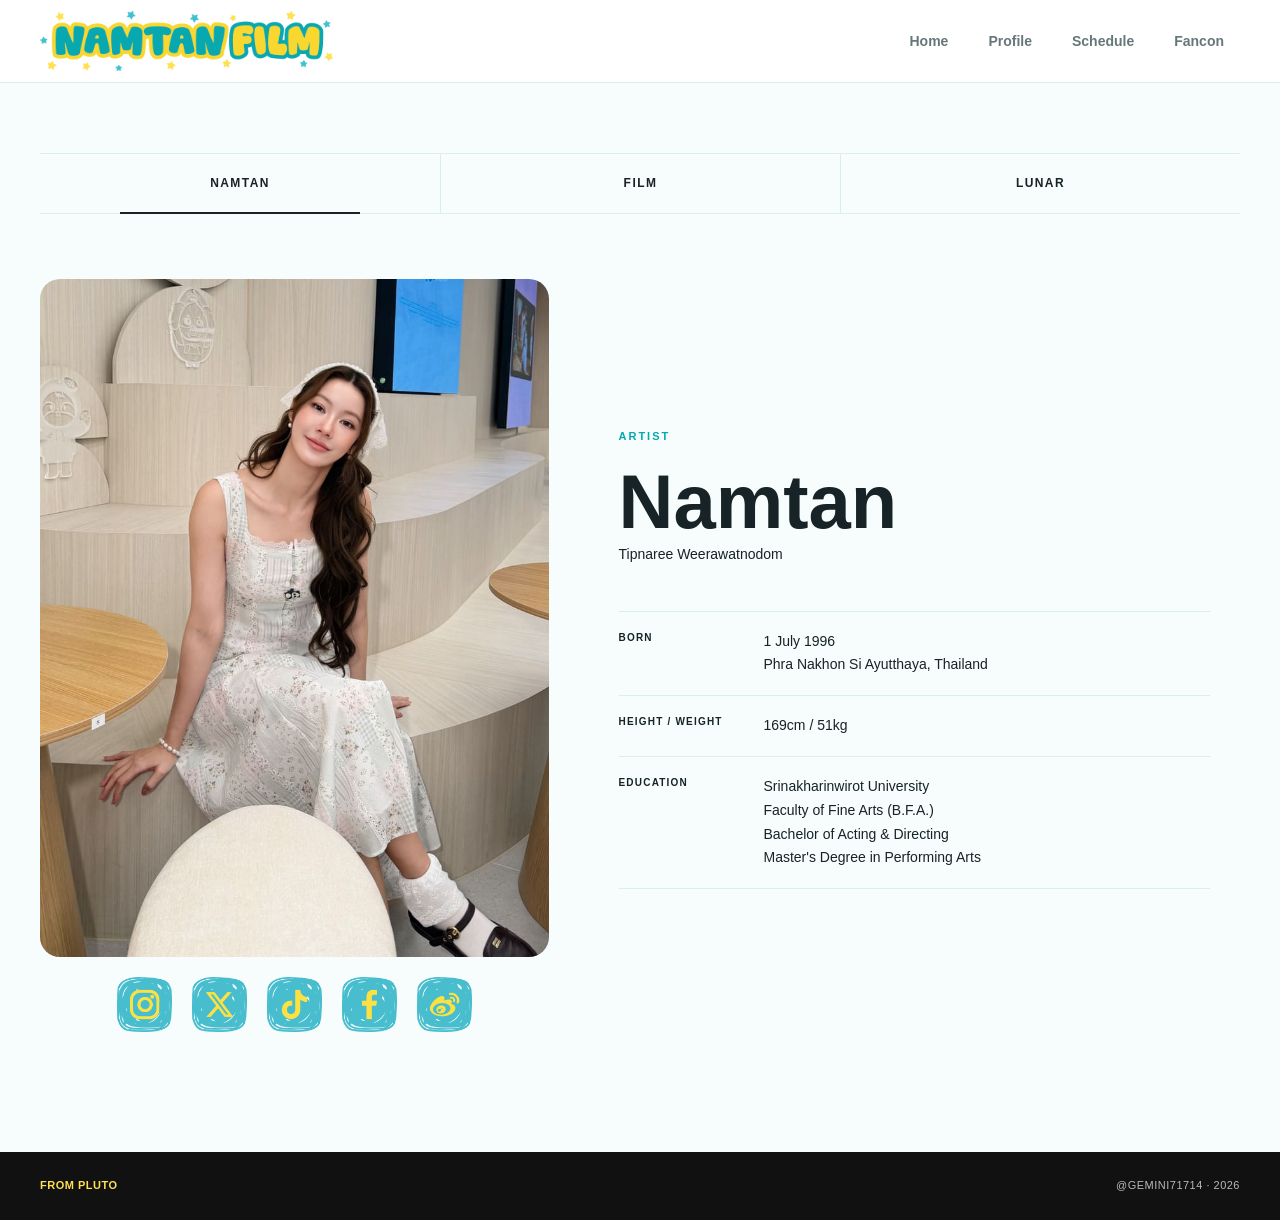
<file: profile.html>
<!DOCTYPE html>
<html lang="en">
<head>
    <meta charset="UTF-8">
    <meta name="viewport" content="width=device-width, initial-scale=1.0">
    <title>Profile — From PLUTO</title>
    <meta name="description" content="Profiles of Namtan, Film, and NamtanFilm.">
    <link rel="stylesheet" href="style.css">
    <script src="app.js" defer></script>
</head>

<body>
<div id="site-header"></div>

<main>
    <!-- PROFILE TABS -->
    <section class="profile-section">
		<div class="container">
			<!-- TABS -->
			<div class="profile-tabs">
				<button class="profile-tab active" type="button" data-profile="namtan">
					NAMTAN
				</button>
				<button class="profile-tab" type="button" data-profile="film">
					FILM
				</button>
				<button class="profile-tab" type="button" data-profile="lunar">
					LUNAR
				</button>
			</div>
			
			<!-- PROFILE CONTENT -->
			<div class="profile-content">
				<!-- NAMTAN -->
				<div class="profile-panel active" id="profile-namtan">
					<div class="profile-layout">
						<div class="profile-image">
							<div class="profile-image-placeholder">
								<img src="images/profile/namtan.jpg" alt="namtan" style="width:100%;">
							</div>
							<div class="social-icons">
								<a href="https://www.instagram.com/namtan.tipnaree/" target="_blank" rel="noopener noreferrer">
									<img src="images/icons/b-ig.png" alt="Instagram">
								</a>
								<a href="https://x.com/NamtanTipnaree" target="_blank" rel="noopener noreferrer">
									<img src="images/icons/b-x.png" alt="X">
								</a>
								<a href="https://www.tiktok.com/@namtantipnaree" target="_blank" rel="noopener noreferrer">
									<img src="images/icons/b-tt.png" alt="TikTok">
								</a>
								<a href="https://www.facebook.com/squiddy.bravo/" target="_blank" rel="noopener noreferrer">
									<img src="images/icons/b-fb.png" alt="Facebook">
								</a>
								<a href="https://www.weibo.com/u/7927298493" target="_blank" rel="noopener noreferrer">
									<img src="images/icons/b-wb.png" alt="Weibo">
								</a>
							</div>
						</div>
						
						<div class="profile-info">
							<span class="eyebrow">ARTIST</span>
							<h2>Namtan</h2>
							<p class="profile-name">Tipnaree Weerawatnodom</p>
							
							<div class="profile-details">
								<div class="profile-detail">
									<span>BORN</span>
                                    <p>1 July 1996<br>Phra Nakhon Si Ayutthaya, Thailand</p>
                                </div>
								<div class="profile-detail">
									<span>HEIGHT / WEIGHT</span>
                                    <p>169cm / 51kg</p>
                                </div>
								<div class="profile-detail">
                                    <span>EDUCATION</span>
                                    <p>Srinakharinwirot University<br>Faculty of Fine Arts (B.F.A.)<br>Bachelor of Acting & Directing<br>Master's Degree in Performing Arts</p>
                                </div>
                            </div>
                        </div>
                    </div>
                </div>

                <!-- FILM -->
                <div class="profile-panel" id="profile-film">
                    <div class="profile-layout">
                        <div class="profile-image">
                            <div class="profile-image-placeholder">
                                <img src="images/profile/film.jpg" alt="film" style="width:100%;">
                            </div>
							<div class="social-icons">
								<a href="https://www.instagram.com/fr.racha/" target="_blank" rel="noopener noreferrer">
									<img src="images/icons/y-ig.png" alt="Instagram">
								</a>
								<a href="https://x.com/filmracha" target="_blank" rel="noopener noreferrer">
									<img src="images/icons/y-x.png" alt="X">
								</a>
								<a href="https://www.tiktok.com/@fr.racha99" target="_blank" rel="noopener noreferrer">
									<img src="images/icons/y-tt.png" alt="TikTok">
								</a>
								<a href="https://weibo.com/u/7850696325" target="_blank" rel="noopener noreferrer">
									<img src="images/icons/y-wb.png" alt="Weibo">
								</a>
								<a href="https://www.instagram.com/365.flm/" target="_blank" rel="noopener noreferrer">
									<img src="images/icons/y-ig.png" alt="Instagram">
								</a>
							</div>
                        </div>

                        <div class="profile-info">
                            <span class="eyebrow">ARTIST</span>
							<h2>Film</h2>
                            <p class="profile-name">Rachanun Mahawan</p>
							
							<div class="profile-details">
								<div class="profile-detail">
                                    <span>BORN</span>
                                    <p>14 July 2000<br>Nan Province, Thailand</p>
                                </div>
								<div class="profile-detail">
									<span>HEIGHT / WEIGHT</span>
                                    <p>164cm / 46kg</p>
                                </div>
								<div class="profile-detail">
                                    <span>EDUCATION</span>
                                    <p>King Mongkut's University of Technology Thonburi<br>School of Architecture and Design <br>Bachelor of Technology degree in Medical and Science Media</p>
                                </div>
                            </div>
                        </div>
                    </div>

                </div>

                <!-- LUNAR -->
                <div class="profile-panel" id="profile-lunar">
                    <div class="profile-layout">
                        <div class="profile-image">
                            <div class="profile-image-placeholder">
                                <img src="images/profile/lunar.jpg" alt="lunar" style="width:100%;">
                            </div>
							<div class="social-icons">
								<a href="https://www.instagram.com/lunar.gmmtv" target="_blank" rel="noopener noreferrer">
									<img src="images/icons/by-ig.png" alt="Instagram">
								</a>
								<a href="https://x.com/lunar_GMMTV" target="_blank" rel="noopener noreferrer">
									<img src="images/icons/by-x.png" alt="X">
								</a>
								<a href="https://www.tiktok.com/@lunar.gmmtv" target="_blank" rel="noopener noreferrer">
									<img src="images/icons/by-tt.png" alt="TikTok">
								</a>
							</div>
                        </div>

                        <div class="profile-info">
                            <span class="eyebrow">ARTIST</span>
                            <h2>Lunar</h2>
                            <p class="profile-name">WeerawatnodomMahawan</p>

                            <div class="profile-details">
                                <div class="profile-detail">
                                    <span>BORN</span>
                                    <p>7 December 2000<br>Bangkok, Thailand</p>
                                </div>
                            </div>
                        </div>
                    </div>
                </div>
            </div>
		</div>
    </section>
</main>
	
<div id="site-footer"></div>

</body>
</html>
</file>
<file: style.css>
/* =========================================================
   FROM PLUTO â€” NAMTANFILM ARCHIVE
   Theme Colors
   Primary:
   #05a8b0
   #fee050
   Secondary:
   #41c1ce
   #f9d72f
   ========================================================= */


/* =========================================================
   ROOT
   ========================================================= */
:root {
    --teal-primary: #05a8b0;
    --yellow-primary: #fee050;

    --teal-secondary: #41c1ce;
    --yellow-secondary: #f9d72f;

    --white: #ffffff;
    --black: #111111;

    --text: #172326;
    --text-light: #66777a;

    --background: #f7fcfc;
    --background-soft: #eefafa;

    --border: #d9eeee;

    --shadow: 0 10px 30px rgba(5, 168, 176, 0.10);

    --radius-sm: 10px;
    --radius-md: 16px;
    --radius-lg: 24px;

    --container: 1200px;
}

/* =========================================================
   RESET
   ========================================================= */
* {
    margin: 0;
    padding: 0;
    box-sizing: border-box;
}

html {
    scroll-behavior: smooth;
}

body {
    font-family:
        -apple-system,
        BlinkMacSystemFont,
        "Segoe UI",
        Roboto,
        Helvetica,
        Arial,
        sans-serif;

    background: var(--background);
    color: var(--text);

    line-height: 1.6;
}

img {
    max-width: 100%;
}

button,
input,
select {
    font: inherit;
}

button {
    cursor: pointer;
}

a {
    color: inherit;
    text-decoration: none;
}


/* =========================================================
   CONTAINER
   ========================================================= */

.container {
    width: min(
        calc(100% - 40px),
        var(--container)
    );

    margin: 0 auto;
}


/* =========================================================
   HEADER
   ========================================================= */

/* Header container â€” sticky */
#site-header {
    position: sticky;
    top: 0;
    z-index: 1000;
}

/* Actual header */
.site-header {
    position: relative;
    background: rgba(255, 255, 255, 0.94);
    backdrop-filter: blur(3px);
    -webkit-backdrop-filter: blur(3px);
    border-bottom: 1px solid var(--border);
}


/* =========================================================
   HOME HEADER
   ========================================================= */

.home-page #site-header {
    margin-bottom: -82px;
}
.home-page .site-header {
    background: rgba(0, 0, 0, 0.45);
    border-bottom: 1px solid rgba(0, 0, 0, 0.35);
}


/* Header inner */
.header-inner {
    min-height: 82px;
    display: flex;
    align-items: center;
    justify-content: space-between;
}


/* Logo */

.logo {
    display: inline-flex;
    align-items: center;
    transition: transform 0.2s ease;
}

.logo:hover {
    transform: translateY(-1px);
}

.site-logo {
    display: block;
    width: 39%;
    height: auto;
    object-fit: contain;
}


/* Navigation */

.nav {
    display: flex;
    align-items: center;

    gap: 8px;
}

.nav a {
    position: relative;

    padding: 10px 16px;

    font-size: 14px;
    font-weight: 600;

    color: var(--text-light);

    border-radius: 10px;

    transition:
        color 0.2s ease,
        background 0.2s ease;
}

.nav a:hover {
    color: var(--teal-primary);

    background: var(--background-soft);
}

.nav a::after {
    content: "";

    position: absolute;

    left: 16px;
    right: 16px;
    bottom: 4px;

    height: 2px;

    background: var(--yellow-primary);

    transform: scaleX(0);
    transform-origin: center;

    transition: transform 0.2s ease;
}

.nav a:hover::after {
    transform: scaleX(1);
}


/* =========================================================
   HERO
   ========================================================= */

.hero {
    position: relative;
    overflow: hidden;
    border-bottom: 1px solid var(--border);
}


/* Home page only */
.home-hero {
    background-image: url("images/home-bg.jpg");
    background-size: cover;
    background-position: center;
    background-repeat: no-repeat;
}

.hero-inner {
    min-height: 700px;
    display: grid;
    grid-template-columns: 1.1fr 0.9fr;
    align-items: center;
    gap: 50px;
    padding-top: 82px;
    padding-bottom: 50px;
}

.youtube-video {
    width: 100%;
    max-width: 560px;
    aspect-ratio: 16 / 9;
    height: auto;
    border-radius: 16px;
    overflow: hidden;
    border: none;
}

/* Hero button */

.hero-button {
    display: inline-flex;
    align-items: center;
    gap: 14px;
    padding: 14px 22px;
    color: var(--black);
    background: var(--yellow-primary);
    border: 2px solid var(--black);
    border-radius: 999px;
    font-size: 14px;
    font-weight: 800;
    box-shadow: 5px 5px 0 var(--teal-primary);
    transition: transform 0.2s ease, box-shadow 0.2s ease;
}

.hero-button span {
    font-size: 18px;
    transition: transform 0.2s ease;
}

.hero-button:hover {
    transform: translate(3px, 3px);

    box-shadow:
        2px 2px 0 var(--teal-primary);
}

.hero-button:hover span {
    transform: translateX(4px);
}


/* Hero decoration */
.hero-decoration {
    position: relative;
    min-height: 360px;
    display: flex;
    align-items: center;
    justify-content: center;
}

.upcoming-grid {
    display: grid;
    grid-auto-flow: column;
    grid-auto-columns: calc((100% - 80px) / 5);
    gap: 20px;
    overflow-x: auto;
    overflow-y: hidden;
    padding-bottom: 10px;
    scroll-behavior: smooth;
    scrollbar-width: none;
}

.upcoming-grid::-webkit-scrollbar {
    display: none;
}



/* =========================================================
   PROFILE
========================================================= */

.profile-section {
    padding: 70px 0 100px;
}

.profile-heading {
    margin-bottom: 45px;
}

.profile-heading h1 {
    margin-top: 8px;
}


/* TABS */

.profile-tabs {
    display: grid;
    grid-template-columns:
        repeat(3, 1fr);

    border-top: 1px solid var(--border);
    border-bottom: 1px solid var(--border);
}

.profile-tab {
    position: relative;

    padding: 20px 15px;

    border: none;
    background: transparent;

    font-family: inherit;
    font-size: 12px;
    font-weight: 600;

    letter-spacing: 0.12em;

    color: var(--muted);

    cursor: pointer;

    transition:
        color 0.2s ease;
}

.profile-tab + .profile-tab {
    border-left: 1px solid var(--border);
}

.profile-tab:hover {
    color: var(--text);
}

.profile-tab.active {
    color: var(--text);
}

.profile-tab.active::after {
    content: "";

    position: absolute;

    left: 20%;
    right: 20%;
    bottom: -1px;

    height: 2px;

    background: var(--text);
}


/* CONTENT */

.profile-content {
    margin-top: 45px;
}

.profile-panel {
    display: none;
}

.profile-panel.active {
    display: block;
}


/* PROFILE LAYOUT */

.profile-layout {
    display: grid;

    grid-template-columns:
        minmax(300px, 0.9fr)
        minmax(350px, 1.1fr);

    gap: 70px;

    align-items: center;

    padding: 20px 0;
}


/* IMAGE */

.profile-image {
    width: 100%;
}

.profile-image-placeholder {
    aspect-ratio: 4 / 5;
    display: flex;
    align-items: center;
    justify-content: center;
}

.profile-image-placeholder img{
    border-radius:20px;
}


/* SOCIAL MEDIA */
.social-icons {
    display: flex;
    justify-content: center;
    align-items: center;
    gap: 20px;
    margin-top: 20px;
    flex-wrap: wrap;
}

.social-icons a {
    display: flex;
    align-items: center;
    justify-content: center;
}

.social-icons img {
    width: 55px;
    height: 55px;
    object-fit: contain;
    display: block;
}



/* INFO */

.profile-info {
    padding-right: 30px;
}

.profile-info h2 {
    margin: 10px 0 5px;

    font-size: clamp(
        42px,
        6vw,
        76px
    );

    line-height: 0.95;
}

.profile-name {
    margin: 0 0 45px;

    color: var(--muted);

    font-size: 14px;
}


.profile-details {
    border-top: 1px solid var(--border);
}

.profile-detail {
    display: grid;
    grid-template-columns:120px 1fr;
    gap: 25px;
    padding: 18px 0;
    border-bottom: 1px solid var(--border);
}

.profile-detail > span {
    font-size: 10px;
    font-weight: 600;
    letter-spacing: 0.12em;
    color: var(--muted);
}

.profile-detail p {
    margin: 0;
    font-size: 14px;
    line-height: 1.7;
}




/* =========================================================
   CALENDAR
========================================================= */

.calendar-section {
    padding: 60px 0;
    border-bottom: 1px solid var(--border);
}

.calendar-navigation {
    display: flex;
    align-items: center;
    gap: 18px;
}

.calendar-navigation strong {
    min-width: 170px;
    text-align: center;
    font-size: 18px;
}

.calendar-nav-btn {
    width: 38px;
    height: 38px;

    display: flex;
    align-items: center;
    justify-content: center;

    border: 1px solid var(--border);
    background: transparent;

    font-size: 18px;

    cursor: pointer;

    transition:
        background 0.2s ease,
        color 0.2s ease;
}

.calendar-nav-btn:hover {
    background: var(--text);
    color: var(--background);
}

.calendar {
    margin-top: 30px;

    border: 1px solid var(--border);
    background: var(--background);

    overflow: hidden;
}

.calendar-weekdays,
.calendar-days {
    display: grid;
    grid-template-columns:
        repeat(7, minmax(0, 1fr));
}

.calendar-weekdays {
    border-bottom: 1px solid var(--border);
}

.calendar-weekdays > div {
    padding: 14px 12px;

    font-size: 11px;
    font-weight: 600;

    letter-spacing: 0.12em;

    color: var(--muted);

    border-right: 1px solid var(--border);

    text-align: left;
}

.calendar-weekdays > div:last-child {
    border-right: none;
}

.calendar-day {
    min-height: 120px;

    padding: 10px;

    border-right: 1px solid var(--border);
    border-bottom: 1px solid var(--border);

    overflow: hidden;
}

.calendar-day:nth-child(7n) {
    border-right: none;
}

.calendar-day-empty {
    background: rgba(0, 0, 0, 0.025);
}

.calendar-day-number {
    margin-bottom: 8px;

    font-size: 13px;
    font-weight: 600;
}

.calendar-day.is-today
.calendar-day-number {
    display: inline-flex;

    align-items: center;
    justify-content: center;

    width: 28px;
    height: 28px;

    border-radius: 50%;

    background: var(--text);
    color: var(--background);
}

.calendar-event {
    display: block;

    width: 100%;

    margin-top: 5px;
    padding: 6px 8px;

    border: 1px solid var(--border);
    border-radius: 4px;

    background: transparent;

    text-align: left;

    font-family: inherit;
    font-size: 11px;
    line-height: 1.35;

    cursor: pointer;

    white-space: nowrap;
    overflow: hidden;
    text-overflow: ellipsis;

    transition:
        background 0.2s ease,
        transform 0.2s ease;
}

.calendar-event:hover {
    background: rgba(0, 0, 0, 0.06);
    transform: translateY(-1px);
}




/* =========================================================
   STATISTICS
   ========================================================= */

.stats-section {
    position: relative;
    margin-top: -1px;
    padding: 28px 0;
    background: var(--white);
    border-bottom: 1px solid var(--border);
}

.stats-grid {
    display: grid;
    grid-template-columns: repeat(4, 1fr);
    gap: 16px;
}

.stat-card {
    position: relative;
    padding: 12px 24px 7px;
    background: var(--background-soft);
    border: 1px solid var(--border);
    border-radius: var(--radius-md);
    overflow: hidden;
}

.stat-card::before {
    content: "";

    position: absolute;

    top: 0;
    left: 0;

    width: 100%;
    height: 4px;

    background: var(--teal-primary);
}


/* STAT CARD COLOR PATTERN */

/* =========================================================
   STAT CARD CHECKERBOARD PATTERN
   Row 1: ðŸŸ¦ ðŸŸ¨ ðŸŸ¦ ðŸŸ¨
   Row 2: ðŸŸ¨ ðŸŸ¦ ðŸŸ¨ ðŸŸ¦
   Row 3: ðŸŸ¦ ðŸŸ¨ ðŸŸ¦ ðŸŸ¨
   Row 4: ðŸŸ¨ ðŸŸ¦ ðŸŸ¨ ðŸŸ¦
   ========================================================= */

/* Default â€” 4 columns */

.stat-card:nth-child(8n + 1)::before,
.stat-card:nth-child(8n + 3)::before,
.stat-card:nth-child(8n + 6)::before,
.stat-card:nth-child(8n + 8)::before {
    background: var(--teal-primary);
}

.stat-card:nth-child(8n + 2)::before,
.stat-card:nth-child(8n + 4)::before,
.stat-card:nth-child(8n + 5)::before,
.stat-card:nth-child(8n + 7)::before {
    background: var(--yellow-primary);
}

.stat-label {
    display: block;

    margin-bottom: 8px;

    font-size: 11px;
    font-weight: 800;

    color: var(--text-light);

    letter-spacing: 1.5px;
}

.stat-card strong {
    display: block;

    margin-bottom: 2px;

    font-size: 38px;

    line-height: 1;

    color: var(--teal-primary);
}

.stat-card small {
    color: var(--text-light);

    font-size: 12px;
}


/* =========================================================
   EVENTS
   ========================================================= */

.events-section {
    padding: 90px 0;
}

.section-heading {
    display: flex;
    align-items: flex-end;
    justify-content: space-between;

    gap: 30px;

    margin-bottom: 35px;
}

.eyebrow {
    display: inline-block;

    margin-bottom: 10px;

    color: var(--teal-primary);

    font-size: 11px;
    font-weight: 900;

    letter-spacing: 2px;
}

.section-heading h2,
.about-inner h2 {
    font-size: clamp(
        32px,
        4vw,
        48px
    );

    line-height: 1.05;

    letter-spacing: -1.5px;
}

.section-heading p {
    margin-top: 10px;

    color: var(--text-light);

    font-size: 14px;
}

.result-count {
    padding: 10px 14px;

    background: var(--yellow-primary);

    border: 1px solid var(--black);

    border-radius: 999px;

    color: var(--black);

    font-size: 11px;
    font-weight: 900;

    white-space: nowrap;
}


/* =========================================================
   FILTER BOX
   ========================================================= */

.filter-box {
    margin-bottom: 40px;

    padding: 22px;

    background: var(--white);

    border: 1px solid var(--border);

    border-radius: var(--radius-lg);

    box-shadow: var(--shadow);
}

.search-wrapper {
    position: relative;

    margin-bottom: 18px;
}

.search-icon {
    position: absolute;

    left: 17px;
    top: 50%;

    transform: translateY(-50%);

    color: var(--teal-primary);

    font-size: 22px;

    pointer-events: none;
}

.search-wrapper input {
    width: 100%;

    height: 50px;

    padding:
        0
        18px
        0
        48px;

    border:
        1px solid
        var(--border);

    border-radius: 12px;

    outline: none;

    color: var(--text);

    background: var(--background);

    transition:
        border-color 0.2s ease,
        box-shadow 0.2s ease;
}

.search-wrapper input:focus {
    border-color: var(--teal-primary);

    box-shadow:
        0 0 0 3px
        rgba(5, 168, 176, 0.12);
}

.filter-row {
    display: grid;

    grid-template-columns:
        repeat(4, 1fr)
        auto;

    gap: 14px;

    align-items: end;
}

.filter-item {
    display: flex;

    flex-direction: column;

    gap: 6px;
}

.filter-item label {
    color: var(--text-light);

    font-size: 11px;
    font-weight: 800;

    text-transform: uppercase;

    letter-spacing: 0.8px;
}

.filter-item select,
.filter-item input {
    width: 100%;

    height: 44px;

    padding:
        0
        12px;

    background: var(--white);

    border:
        1px solid
        var(--border);

    border-radius: 10px;

    color: var(--text);

    outline: none;

    cursor: pointer;
}

.filter-item select:focus,
.filter-item input:focus {
    border-color: var(--teal-primary);

    box-shadow:
        0 0 0 3px
        rgba(5, 168, 176, 0.10);
}


/* Clear button */

.clear-button {
    height: 44px;

    padding:
        0
        18px;

    background: var(--yellow-primary);

    color: var(--black);

    border:
        1px solid
        var(--black);

    border-radius: 10px;

    font-size: 12px;
    font-weight: 800;

    white-space: nowrap;

    transition:
        transform 0.2s ease,
        background 0.2s ease;
}

.clear-button:hover {
    background: var(--yellow-secondary);

    transform: translateY(-2px);
}


/* =========================================================
   EVENT GRID
   ========================================================= */

.events-grid {
    display: grid;

    grid-template-columns:
        repeat(4, 1fr);

    gap: 24px;
}


/* =========================================================
   EVENT CARD
   ========================================================= */

.event-card {
    position: relative;
    overflow: hidden;
    background: var(--white);
    border: 1px solid var(--border);
    border-radius: var(--radius-md);
    box-shadow: 0 5px 20px rgba(5, 168, 176, 0.06);
    transition:
        transform 0.25s ease,
        box-shadow 0.25s ease,
        border-color 0.25s ease;
}

.event-card:hover {
    transform: translateY(-6px);
    border-color: var(--teal-secondary);
    box-shadow: 0 15px 35px  rgba(5, 168, 176, 0.15);
}


/* Event image */
.event-image {
    position: relative;
    z-index: 2;
    aspect-ratio: 16 / 10;
    overflow: hidden;
    background:linear-gradient(135deg,
            var(--teal-primary),
            var(--teal-secondary)
        );
}

.event-image img {
    width: 100%;
    height: 100%;
    display: block;
    object-fit: cover;
    transition:transform 0.4s ease;
}

.event-card:hover
.event-image img {
    transform: scale(1.04);
}

.event-image-placeholder {
    width: 100%;
    height: 100%;
    display: flex;
    align-items: center;
    justify-content: center;
    color: white;
    font-size: 60px;
    font-weight: 900;
    letter-spacing: -5px;
}


/* Date */
.event-date {
    position: absolute;
    right: 0px;
    transform: translateY(-50%);
    z-index: 10;
    padding: 5px 6px;
    background: #f9d72f;
    border: 1px solid #000;
    border-radius: 4px;
    font-size: 12px;
    font-weight: 800;
    line-height: 1;
    white-space: nowrap;
}

/* Event body */
.event-body {
   position: relative;
   padding: 20px;
   z-index: 1;
}

.event-tags {
    display: flex;
    flex-wrap: wrap;
    gap: 6px;
    margin-bottom: 12px;
}

.tag {
    display: inline-flex;
    align-items: center;
    padding: 1px 4px;
    background: var(--background-soft);
    color: var(--teal-primary);
    border: 1px solid rgba(5, 168, 176, 0.18);
    border-radius: 6px;
    font-size: 9px;
    font-weight: 700;
}

.event-title {
    margin-bottom: 10px;
    font-size: 15px;
    line-height: 1.25;
    letter-spacing: -0.3px;
}

.event-location {
    margin-bottom: 18px;
    color: var(--text-light);
    font-size: 12px;
}

.event-view {
    width: 100%;
    padding: 2px;
    background: #fee050;
    border: 2px solid rgba(5, 168, 176, 0.18);
    border-radius: 6px;
    color: var(--teal-primary);
    font-size: 15px;
    font-weight: 800;
    transition: color 0.2s ease, transform 0.2s ease;
}

.event-view:hover {
    color: var(--black);
    transform: translateX(3px);
}


/* =========================================================
   EMPTY STATE
   ========================================================= */
.empty-state {
    padding: 80px 20px;
    text-align: center;
    background: var(--white);
    border: 1px dashed var(--border);
    border-radius: var(--radius-lg);
}

.empty-state.hidden {
    display: none;
}

.empty-icon {
    margin-bottom: 15px;

    color: var(--yellow-secondary);

    font-size: 50px;
}

.empty-state h3 {
    margin-bottom: 8px;

    font-size: 24px;
}

.empty-state p {
    margin-bottom: 20px;

    color: var(--text-light);

    font-size: 14px;
}

.empty-state button {
    padding:
        10px
        18px;

    background: var(--teal-primary);

    color: white;

    border: none;

    border-radius: 999px;

    font-size: 12px;
    font-weight: 800;
}

.empty-state button:hover {
    background: var(--teal-secondary);
}


/* =========================================================
   PAGINATION
   ========================================================= */
.pagination {
    display: flex;
    align-items: center;
    justify-content: center;
    gap: 8px;
    margin-top: 45px;
}

/* Page number container */
.page-numbers {
    display: flex;
    align-items: center;
    justify-content: center;
    gap: 6px;
}

/* All pagination buttons */
.pagination button {
    display: inline-flex;
    align-items: center;
    justify-content: center;
    width: 36px;
    min-width: 36px;
    height: 36px;
    padding: 0;
    background: var(--white);
    color: var(--text);
    border: 1px solid var(--border);
    border-radius: 999px;
    font-size: 12px;
    font-weight: 700;
    cursor: pointer;
    transition:
        border-color 0.2s ease,
        color 0.2s ease,
        background 0.2s ease;
}

/* Page number */
.page-number {
    flex-shrink: 0;
}

/* Active page */
.page-number.active {
    color: var(--white);
    background: var(--teal-primary);
    border-color: var(--teal-primary);
}

/* Hover */
.pagination button:hover:not(:disabled) {
    color: var(--teal-primary);
    border-color: var(--teal-primary);
    background: var(--background-soft);
}

/* Active hover */
.pagination .page-number.active:hover {
    color: var(--white);
    background: var(--teal-primary);
    border-color: var(--teal-primary);
}

/* Disabled */
.pagination button:disabled {
    opacity: 0.4;
    cursor: not-allowed;
}


/* =========================================================
   ABOUT
   ========================================================= */

.about-section {
    padding: 100px 0;

    background:
        linear-gradient(
            135deg,
            var(--teal-primary),
            var(--teal-secondary)
        );

    color: white;
}

.about-inner {
    display: grid;

    grid-template-columns:
        0.9fr
        1.1fr;

    gap: 80px;

    align-items: start;
}

.about-inner .eyebrow {
    color: var(--yellow-primary);
}

.about-inner h2 {
    color: white;
}

.about-text {
    max-width: 620px;
}

.about-text p {
    margin-bottom: 20px;

    color: rgba(
        255,
        255,
        255,
        0.9
    );

    font-size: 15px;

    line-height: 1.8;
}

.about-text p:last-child {
    margin-bottom: 0;
}


/* =========================================================
   MODAL
   ========================================================= */

.modal {
    position: fixed;

    inset: 0;

    z-index: 1000;

    display: flex;

    align-items: center;
    justify-content: center;

    padding: 25px;

    opacity: 0;

    visibility: hidden;

    transition:
        opacity 0.25s ease,
        visibility 0.25s ease;
}

.modal.active {
    opacity: 1;

    visibility: visible;
}

.modal-overlay {
    position: absolute;

    inset: 0;

    background:
        rgba(
            8,
            30,
            32,
            0.72
        );

    backdrop-filter: blur(5px);
    -webkit-backdrop-filter: blur(5px);
}

.modal-content {
    position: relative;

    z-index: 2;

    width: min(
        760px,
        100%
    );

    max-height: 90vh;

    overflow-y: auto;

    background: var(--white);

    border:
        2px solid
        var(--black);

    border-radius: 24px;

    box-shadow:
        12px 12px 0
        var(--yellow-primary);

    transform:
        translateY(20px)
        scale(0.98);

    transition:
        transform 0.25s ease;
}

.modal.active
.modal-content {
    transform:
        translateY(0)
        scale(1);
}


/* Modal close */

.modal-close {
    position: absolute;

    top: 14px;
    right: 14px;

    z-index: 5;

    width: 38px;
    height: 38px;

    display: flex;

    align-items: center;
    justify-content: center;

    background: var(--yellow-primary);

    color: var(--black);

    border:
        1px solid
        var(--black);

    border-radius: 50%;

    font-size: 24px;

    line-height: 1;

    transition:
        transform 0.2s ease;
}

.modal-close:hover {
    transform: rotate(8deg) scale(1.05);
}


/* Modal image */

.modal-image {
    width: 100%;

    aspect-ratio: 16 / 9;

    overflow: hidden;

    background:
        linear-gradient(
            135deg,
            var(--teal-primary),
            var(--teal-secondary)
        );
}

.modal-image img {
    width: 100%;
    height: 100%;

    display: block;

    object-fit: cover;
}

.modal-image-placeholder {
    width: 100%;
    height: 100%;

    display: flex;

    align-items: center;
    justify-content: center;

    color: white;

    font-size: 80px;
    font-weight: 900;

    letter-spacing: -7px;
}


/* Modal body */

.modal-body {
    padding: 30px;
}

.modal-tags {
    display: flex;

    gap: 8px;

    margin-bottom: 12px;
}

.modal-body h2 {
    margin-bottom: 25px;

    font-size: 32px;

    line-height: 1.15;

    letter-spacing: -1px;
}

.modal-info {
    display: flex;

    flex-direction: column;

    gap: 14px;
}

.info-row {
    display: grid;

    grid-template-columns:
        110px
        1fr;

    gap: 15px;

    padding-bottom: 14px;

    border-bottom:
        1px solid
        var(--border);

    font-size: 14px;
}

.info-label {
    color: var(--teal-primary);

    font-size: 10px;
    font-weight: 900;

    letter-spacing: 1px;
}


/* Modal link */

.modal-link {
    display: inline-flex;

    margin-top: 25px;

    padding:
        11px
        17px;

    background: var(--yellow-primary);

    color: var(--black);

    border:
        1px solid
        var(--black);

    border-radius: 999px;

    font-size: 12px;
    font-weight: 800;
}

.modal-link:hover {
    background: var(--yellow-secondary);
}

.modal-link.hidden {
    display: none;
}


/* =========================================================
   FOOTER
   ========================================================= */

.site-footer {
    padding: 25px 0;

    background: var(--black);

    color: rgba(
        255,
        255,
        255,
        0.7
    );
}

.footer-inner {
    display: flex;

    align-items: center;
    justify-content: space-between;

    gap: 20px;

    font-size: 11px;

    letter-spacing: 0.5px;
}

.footer-inner span:first-child {
    color: var(--yellow-primary);

    font-weight: 900;
}


/* =========================================================
   SELECTION
   ========================================================= */

::selection {
    background: var(--yellow-primary);

    color: var(--black);
}


/* =========================================================
   SCROLLBAR
   ========================================================= */

html {
    scrollbar-width: none;
}

html::-webkit-scrollbar {
    display: none;
}

/* =========================================================
   RESPONSIVE â€” TABLET
   ========================================================= */

@media (max-width: 1000px) {

    .hero-inner {
        grid-template-columns: 1fr;

        min-height: auto;

        padding-top: 60px;
        padding-bottom: 60px;
    }

    .hero-decoration {
        min-height: 300px;
    }

    .stats-grid {
        grid-template-columns:
            repeat(2, 1fr);
    }

    .filter-row {
        grid-template-columns:
            repeat(2, 1fr);
    }

    .clear-button {
        width: 100%;
    }

    .events-grid {
        grid-template-columns:
            repeat(2, 1fr);
    }

    .about-inner {
        grid-template-columns: 1fr;

        gap: 35px;
    }
}


/* =========================================================
   RESPONSIVE â€” MOBILE
   ========================================================= */

@media (max-width: 650px) {

    .container {
        width: min(
            calc(100% - 28px),
            var(--container)
        );
    }


    /* Header */

    .header-inner {
        min-height: 68px;
    }

   #site-header {
      margin-bottom: -68px;
   }
   
   .home-page #site-header {
      margin-bottom: -68px;
   }

    .site-logo {
        width: 120px;
    }

    .nav {
        gap: 2px;
    }

    .nav a {
        padding:
            8px
            9px;

        font-size: 12px;
    }

    .nav a::after {
        left: 9px;
        right: 9px;
    }


    /* Hero */
    .hero-inner {
        padding-top: 45px;
        padding-bottom: 45px;
        gap: 30px;
    }

    .hero-text h1 {
        letter-spacing: -2px;
    }

    .hero-text h1 img {
        width: min(260px, 80vw) !important;
    }

    .hero-decoration {
        min-height: 260px;
    }


/* =========================================
   STATISTICS
========================================= */

.stats-section {
    padding: 40px 0;
}

.stats-grid {
    display: grid;
    grid-template-columns: repeat(4, minmax(0, 1fr));
    gap: 20px;
}

.stat-card {
    background: #ffffff;
    border: 1px solid var(--border);
    border-radius: var(--radius-md);
    padding: 28px 20px;
    text-align: center;
    box-shadow: var(--shadow);

    display: flex;
    flex-direction: column;
    align-items: center;
    justify-content: center;

    min-height: 150px;
}

.stat-label {
    font-size: 12px;
    font-weight: 800;
    color: var(--text-light);
    letter-spacing: 0.08em;
    margin-bottom: 12px;
}

.stat-card strong {
    display: block;

    font-size: 38px;
    font-weight: 800;
    line-height: 1;

    color: var(--teal-primary);

    margin-bottom: 10px;
}

.stat-card small {
    font-size: 12px;
    color: var(--text-light);
}


/* TABLET */

@media (max-width: 900px) {

    .stats-grid {
        grid-template-columns: repeat(2, minmax(0, 1fr));
    }

}


/* MOBILE */

@media (max-width: 500px) {

    .stats-grid {
        grid-template-columns: 1fr;
    }

}


    /* Events */

    .events-section {
        padding: 60px 0;
    }

    .section-heading {
        align-items: flex-start;

        flex-direction: column;

        gap: 15px;

        margin-bottom: 25px;
    }

    .section-heading h2 {
        font-size: 34px;
    }

    .result-count {
        align-self: flex-start;
    }


    /* Filters */

    .filter-box {
        padding: 15px;

        border-radius: 18px;
    }

    .filter-row {
        grid-template-columns: 1fr;

        gap: 12px;
    }


    /* Cards */

    .events-grid {
        grid-template-columns: 1fr;

        gap: 18px;
    }

    .event-body {
        padding: 17px;
    }


    /* About */

    .about-section {
        padding: 70px 0;
    }

    .about-inner h2 {
        font-size: 35px;
    }

   /* Upcoming Event */
    .upcoming-grid {
        grid-auto-columns: calc((100% - 40px) / 3);
    }

}


/* =========================================================
   MOBILE
   ========================================================= */

@media (max-width: 650px) {

    /* Upcoming Event */
    .upcoming-grid {
        grid-auto-columns: calc((100% - 20px) / 2);
        gap: 12px;
    }

/* Profile */
.profile-section {
        padding: 45px 0 70px;
    }

    .profile-heading {
        margin-bottom: 30px;
    }

    .profile-tabs {
        grid-template-columns:
            repeat(3, 1fr);
    }

    .profile-tab {
        padding: 16px 5px;
        font-size: 10px;
    }

    .profile-content {
        margin-top: 30px;
    }

    .profile-layout {
        grid-template-columns: 1fr;
        gap: 35px;
    }

    .profile-info {
        padding-right: 0;
    }

    .profile-info h2 {
        font-size: 48px;
    }

    .profile-name {
        margin-bottom: 30px;
    }

    .profile-detail {
        grid-template-columns: 90px 1fr;
        gap: 15px;
    }


   
    /* Calendar */
   .calendar-section {
    padding: 45px 0;
}

.calendar-navigation {
    gap: 8px;
}

.calendar-navigation strong {
    min-width: 130px;
    font-size: 15px;
}

.calendar-nav-btn {
    width: 34px;
    height: 34px;
}

.calendar-weekdays > div {
    padding: 10px 5px;
    font-size: 9px;
    text-align: center;
}

.calendar-day {
    min-height: 90px;
    padding: 6px;
}

.calendar-day-number {
    font-size: 12px;
    margin-bottom: 5px;
}

.calendar-event {
    padding: 4px 5px;
    font-size: 9px;
}
   

    /* Modal */
    .modal {
        padding: 12px;
    }

    .modal-content {
        border-radius: 18px;
        box-shadow: 7px 7px 0 var(--yellow-primary);
    }

    .modal-body {
        padding: 22px;
    }

    .modal-body h2 {
        font-size: 25px;
    }

    .info-row {
        grid-template-columns: 1fr;
        gap: 4px;
    }


    /* Footer */

    .footer-inner {
        flex-direction: column;
        align-items: flex-start;
        gap: 8px;
    }
}


/* =========================================================
   INSTAGRAM — CAROUSEL
   ========================================================= */

.instagram-section {
    padding: 80px 0;
    background: var(--white);
    border-top: 1px solid var(--border);
    border-bottom: 1px solid var(--border);
}

.instagram-row {
    position: relative;
    margin-bottom: 48px;
}

.instagram-row:last-child {
    margin-bottom: 0;
}

.instagram-row-header {
    display: flex;
    align-items: center;
    justify-content: space-between;
    margin-bottom: 18px;
}

.instagram-account-info {
    display: flex;
    align-items: baseline;
    gap: 18px;
}

.instagram-username {
    color: var(--text);
    font-size: 18px;
    font-weight: 800;
    line-height: 1.2;
    text-decoration: none;
    transition: color 0.2s ease, transform 0.2s ease;
}

.instagram-username:hover {
    color: var(--teal-primary);
    transform: translateX(2px);
}

.instagram-account-stats {
    display: flex;
    align-items: center;
    gap: 14px;
    color: var(--text-light);
    font-size: 12px;
    line-height: 1;
}

.instagram-account-stats span {
    display: inline-flex;
    align-items: center;
    gap: 4px;
    white-space: nowrap;
}

.instagram-account-stats strong {
    color: var(--text);
    font-weight: 700;
}

.instagram-carousel {
    position: relative;
    width: 100%;
}

.instagram-scroll {
    display: flex;
    gap: 14px;
    width: 100%;
    overflow-x: auto;
    overflow-y: hidden;
    padding: 2px 50px 14px 2px;
    scroll-behavior: smooth;
    scrollbar-width: thin;
    scrollbar-color: var(--teal-secondary) transparent;
    -webkit-overflow-scrolling: touch;
    cursor: grab;
}

.instagram-scroll:active {
    cursor: grabbing;
}

.instagram-scroll::-webkit-scrollbar {
    height: 5px;
}

.instagram-scroll::-webkit-scrollbar-track {
    background: transparent;
}

.instagram-scroll::-webkit-scrollbar-thumb {
    background: var(--teal-secondary);
    border-radius: 999px;
}

.instagram-scroll::-webkit-scrollbar-thumb:hover {
    background: var(--teal-primary);
}

.instagram-scroll-hint {
    position: absolute;
    top: 50%;
    right: 4px;
    z-index: 3;
    display: flex;
    align-items: center;
    justify-content: center;
    width: 34px;
    height: 34px;
    transform: translateY(-50%);
    background: rgba(255, 255, 255, 0.95);
    border: 1px solid var(--border);
    border-radius: 50%;
    color: var(--black);
    font-size: 17px;
    font-weight: 600;
    pointer-events: none;
    box-shadow: 0 4px 14px rgba(0, 0, 0, 0.08);
    transition: opacity 0.25s ease, transform 0.25s ease;
}

.instagram-scroll-hint.hidden {
    opacity: 0;
    transform: translateY(-50%) translateX(8px);
}

.instagram-card {
    position: relative;
    flex: 0 0 180px;
    width: 180px;
    overflow: hidden;
    background: var(--white);
    border: 1px solid var(--border);
    border-radius: var(--radius-md);
    box-shadow: 0 4px 14px rgba(5, 168, 176, 0.05);
    text-decoration: none;
    color: inherit;
    transition: transform 0.2s ease, box-shadow 0.2s ease, border-color 0.2s ease;
}

.instagram-card:hover {
    transform: translateY(-3px);
    border-color: var(--teal-secondary);
    box-shadow: 0 8px 22px rgba(5, 168, 176, 0.12);
}

.instagram-card-image {
    position: relative;
    width: 100%;
    aspect-ratio: 1 / 1;
    overflow: hidden;
    background: var(--background-soft);
}

.instagram-card-image img {
    display: block;
    width: 100%;
    height: 100%;
    object-fit: cover;
    transition: transform 0.35s ease;
}

.instagram-card:hover .instagram-card-image img {
    transform: scale(1.04);
}

.instagram-card-media-type {
    position: absolute;
    top: 8px;
    right: 8px;
    padding: 4px 7px;
    background: rgba(0, 0, 0, 0.68);
    border-radius: 5px;
    color: #fff;
    font-size: 9px;
    font-weight: 700;
    letter-spacing: 0.4px;
}

.instagram-card-stats {
    display: flex;
    align-items: center;
    gap: 9px;
    min-height: 36px;
    padding: 9px 9px 10px;
    color: var(--text-light);
    font-size: 10px;
    line-height: 1;
}

.instagram-card-stat {
    display: inline-flex;
    align-items: center;
    gap: 3px;
    white-space: nowrap;
}

.instagram-card-stat strong {
    color: var(--text);
    font-weight: 700;
}

.instagram-loading {
    display: flex;
    align-items: center;
    justify-content: center;
    width: 100%;
    min-height: 180px;
    color: var(--text-light);
    font-size: 12px;
}

.instagram-empty {
    width: 100%;
    padding: 30px 20px;
    background: var(--background-soft);
    border: 1px dashed var(--border);
    border-radius: var(--radius-md);
    color: var(--text-light);
    font-size: 12px;
    text-align: center;
}


/* =========================================================
   INSTAGRAM — TABLET
   ========================================================= */

@media (max-width: 900px) {

    .instagram-section {
        padding: 65px 0;
    }

    .instagram-card {
        flex-basis: 170px;
        width: 170px;
    }

}


/* =========================================================
   INSTAGRAM — MOBILE
   ========================================================= */

@media (max-width: 650px) {

    .instagram-section {
        padding: 55px 0;
    }

    .instagram-row {
        margin-bottom: 38px;
    }

    .instagram-row-header {
        margin-bottom: 14px;
    }

    .instagram-account-info {
        flex-direction: column;
        align-items: flex-start;
        gap: 7px;
    }

    .instagram-username {
        font-size: 15px;
    }

    .instagram-account-stats {
        gap: 10px;
        font-size: 10px;
    }

    .instagram-scroll {
        gap: 12px;
        padding-right: 42px;
        padding-bottom: 12px;
    }

    .instagram-card {
        flex: 0 0 42vw;
        width: 42vw;
        max-width: 180px;
    }

    .instagram-card-stats {
        gap: 6px;
        min-height: 32px;
        padding: 8px 7px 9px;
        font-size: 8px;
    }

    .instagram-scroll-hint {
        right: 2px;
        width: 30px;
        height: 30px;
        font-size: 15px;
    }

}



.broadway-btn {
  position: relative;
  background-color: #111116;
  color: #fff7e9;
  font-weight: bold;
  font-size: 1.25rem;
  letter-spacing: 2px;
  text-transform: uppercase;
  padding: 5px 20px;
  border: 3px dashed #ffea79;
  border-radius: 6px;
  cursor: pointer;
  outline: none;
  /* Simulating theater marquee bulbs with box-shadow */
  box-shadow: 
    0 0 0 4px #111116, 
    0 0 10px 4px #ffb300,
    inset 0 0 15px rgba(255, 179, 0, 0.4);
  animation: bulb-flash 1s infinite alternate;
  transition: transform 0.1s ease, box-shadow 0.2s ease;
}

.broadway-btn:hover {
  background-color: #b81f00;
  color: #ffffff;
  border-color: #fff7e9;
  box-shadow: 
    0 0 0 4px #111116, 
    0 0 20px 6px #ffea79,
    inset 0 0 20px rgba(255, 234, 121, 0.6);
  transform: scale(1.05);
}

.broadway-btn:active {
  transform: scale(0.98);
}

@keyframes bulb-flash {
  0% {
    box-shadow: 
      0 0 0 4px #111116, 
      0 0 8px 3px #ffb300,
      inset 0 0 10px rgba(255, 179, 0, 0.3);
  }
  100% {
    box-shadow: 
      0 0 0 4px #111116, 
      0 0 16px 5px #ffea79,
      inset 0 0 18px rgba(255, 234, 121, 0.5);
  }
}
</file>
